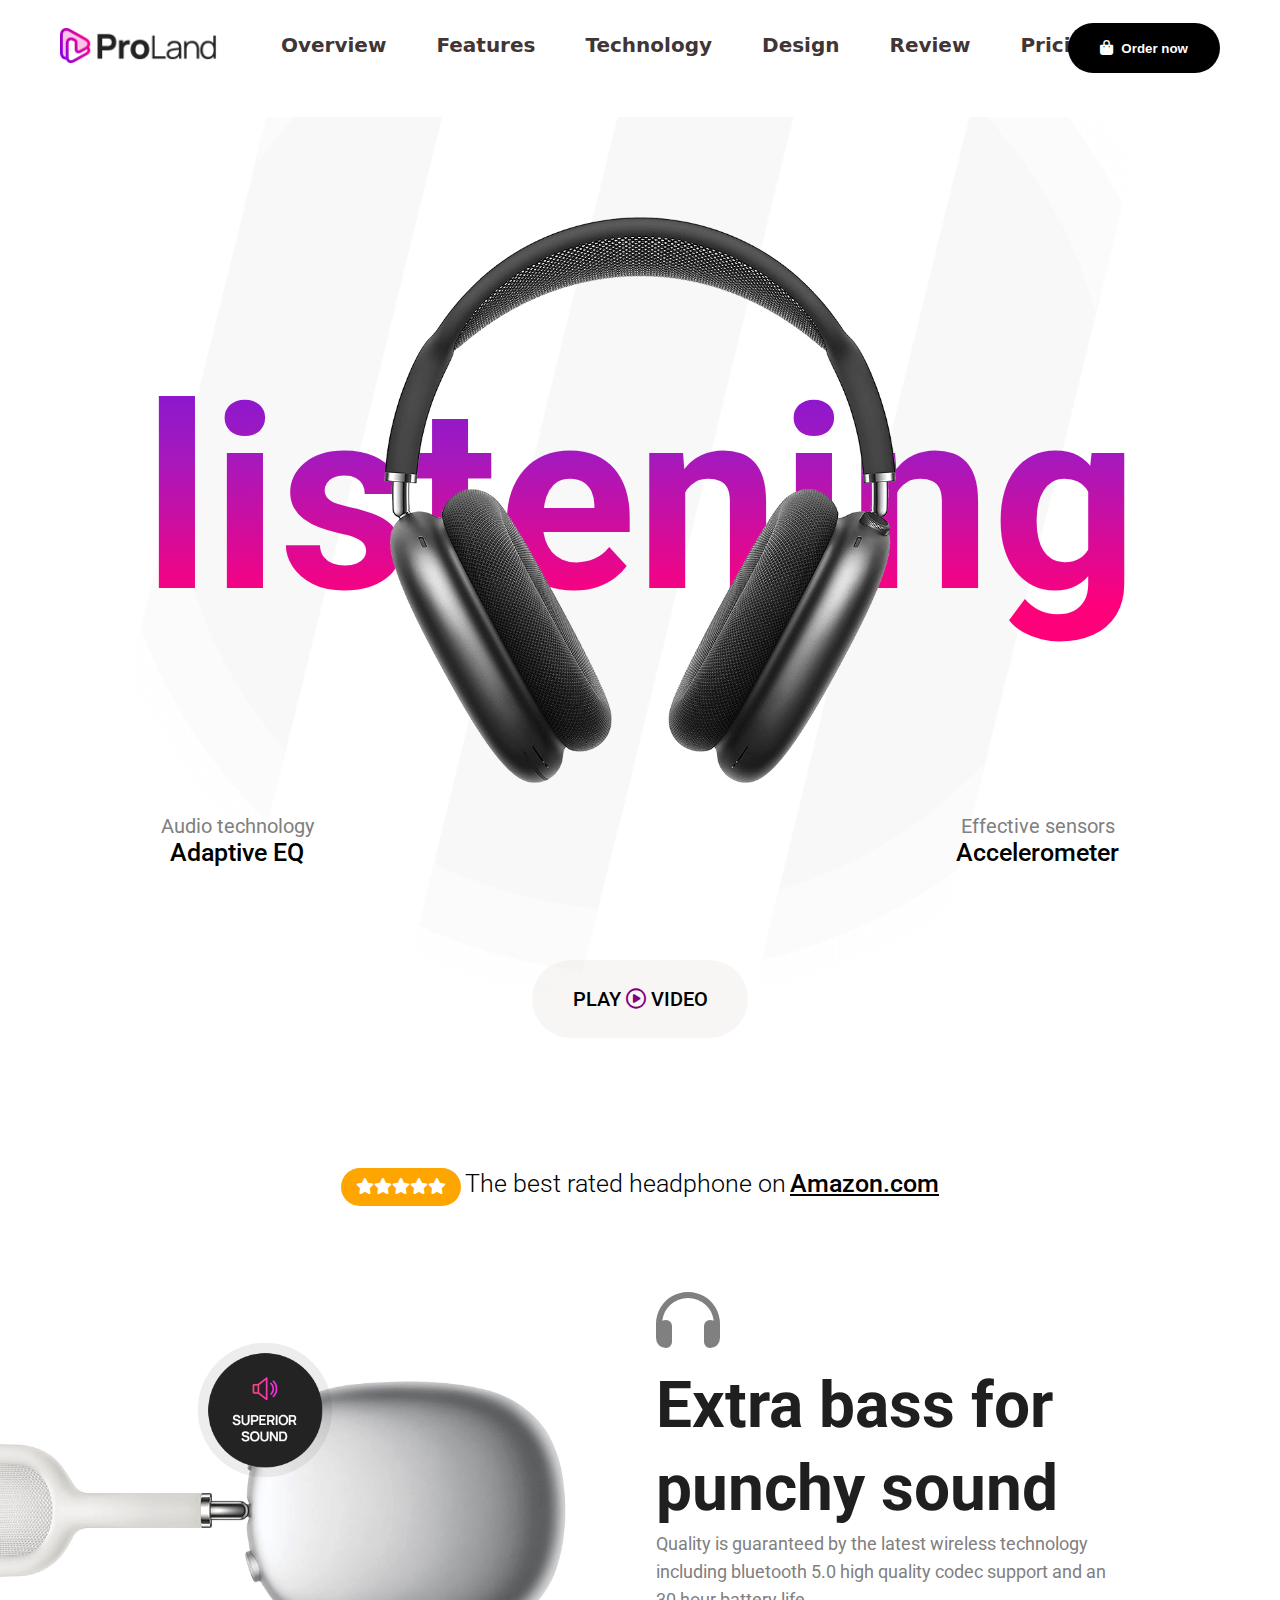
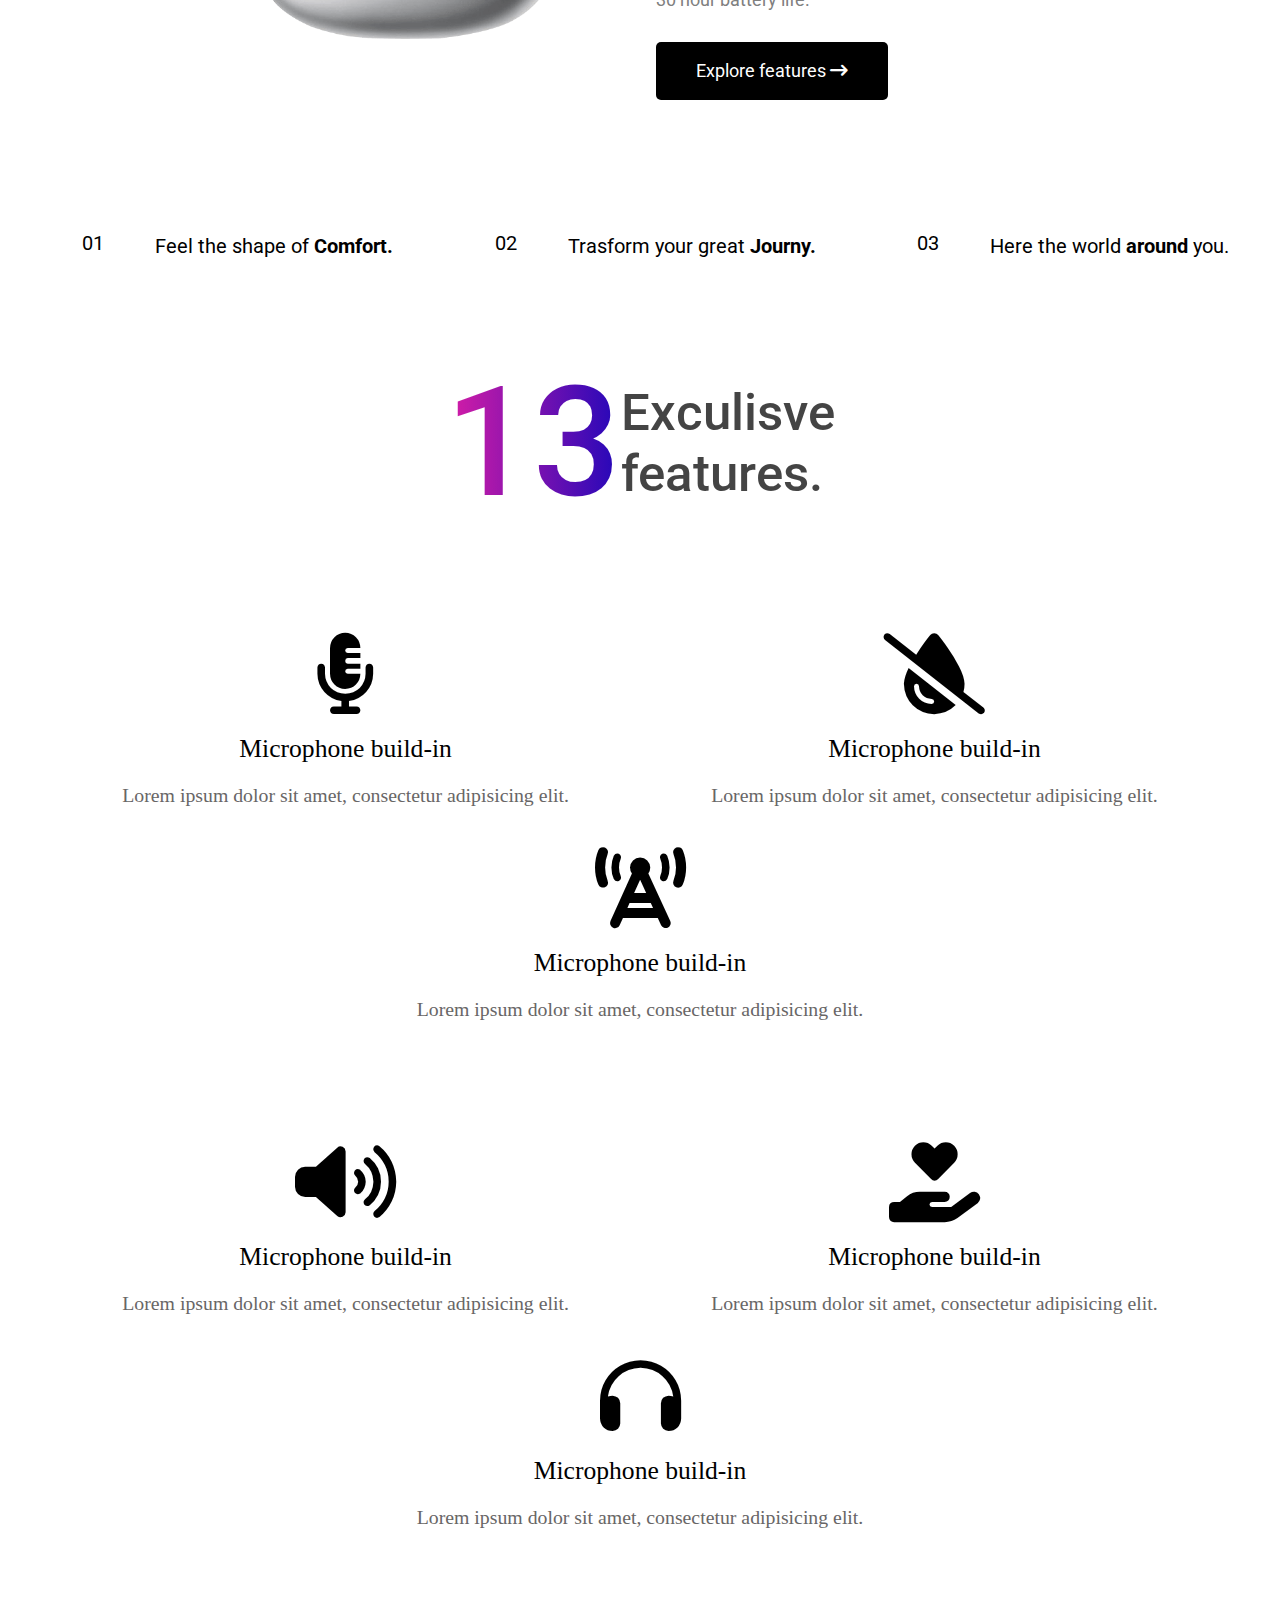
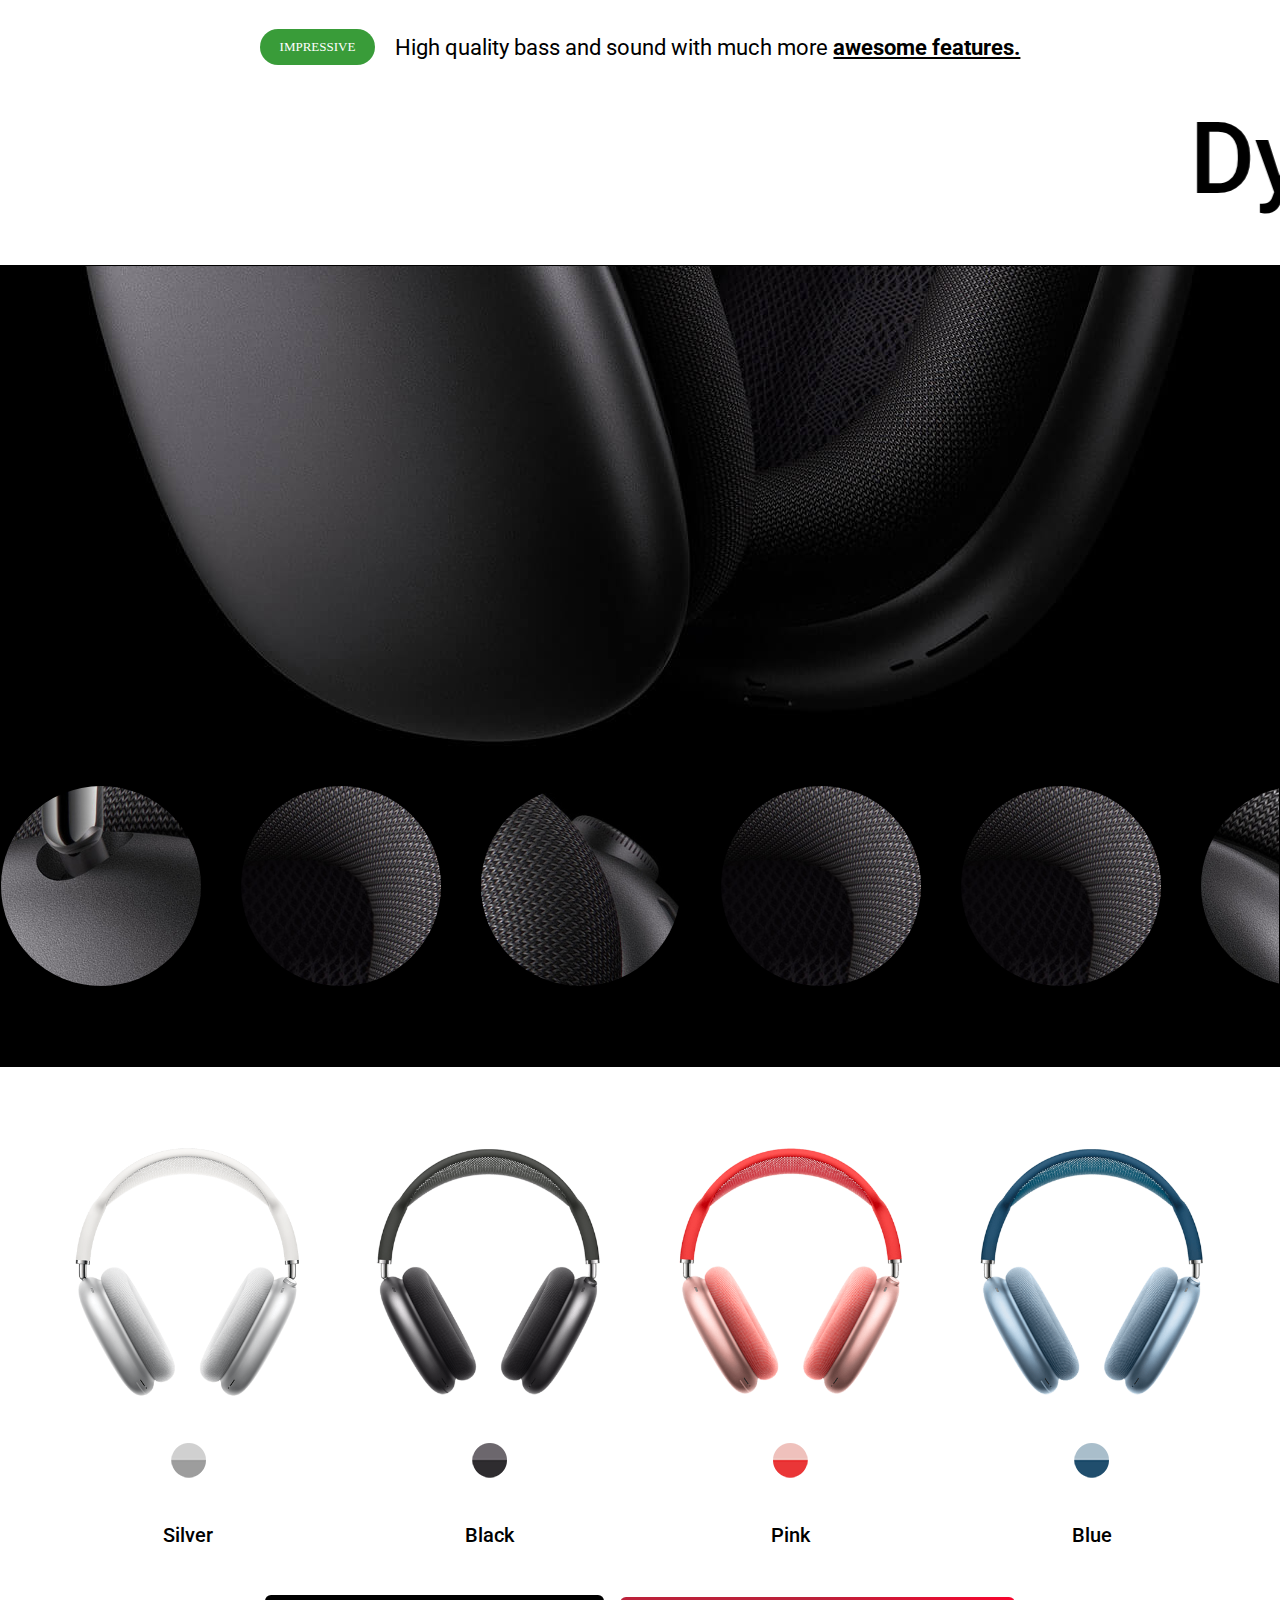
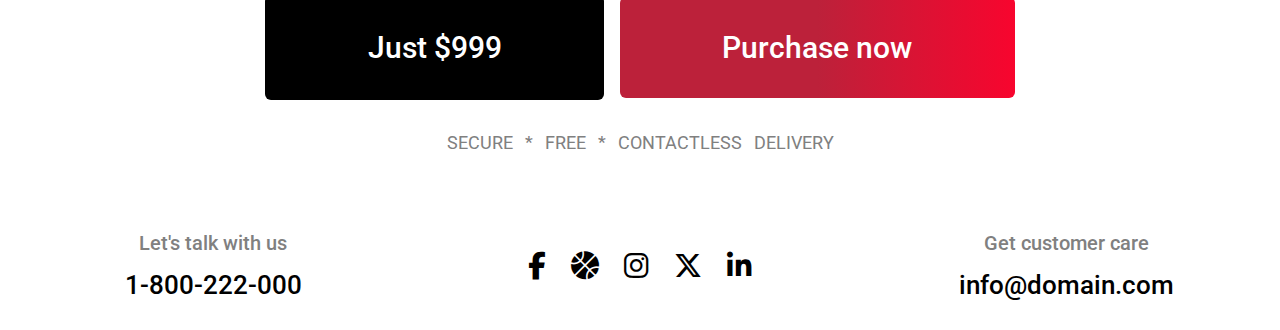
<file: index.html>
<!DOCTYPE html>
<html lang="en">

<head>
    <meta charset="UTF-8">
    <meta name="viewport" content="width=device-width, initial-scale=1.0">
    <title>Crafto - The Multipurpose HTML</title>
    <link rel="stylesheet" href="style.css">
    <link rel="stylesheet" href="https://cdnjs.cloudflare.com/ajax/libs/font-awesome/6.7.2/css/all.min.css"
        integrity="sha512-Evv84Mr4kqVGRNSgIGL/F/aIDqQb7xQ2vcrdIwxfjThSH8CSR7PBEakCr51Ck+w+/U6swU2Im1vVX0SVk9ABhg=="
        crossorigin="anonymous" referrerpolicy="no-referrer" />

</head>

<body>

    <div class="navbar">
        <div class="n1">
            <img src="h1.webp" height="35px">
        </div>
        <div class="n2">
            <a href="#rating">Overview</a>
            <a href="#Features">Features</a>
            <a href="#">Technology</a>
            <a href="#Design">Design</a>
            <a href="#">Review</a>
            <a href="#Pricing">Pricing</a>
        </div>
        <div class="n3">
            <button><i class="fa-sharp fa-solid fa-bag-shopping"></i> Order now</button>
            <div class="n31"><i class="fa-solid fa-bars "></i></div>
        </div>
    </div>


    <div class="con1">
        <div class="m1">
            <p>listening</p>
        </div>
        <div class="m2"></div>
        <img src="headphone.png" alt="headphone" height="100px">
    </div>

    <div class="con2">
        <div class="p1">
            <p>Audio technology</p>
            <p>Adaptive EQ</p>
        </div>
        <div class="p2"></div>
        <div class="p3">
            <p>Effective sensors</p>
            <p>Accelerometer</p>
        </div>
    </div>

    <div class="con21" id="rating">
        <div class="p2">
            <button>PLAY <i class="fa-regular fa-circle-play"></i> VIDEO</button>
        </div>
    </div>


    <div class="con3">
        <p class="star"> <i class="fa-solid fa-star"></i><i class="fa-solid fa-star"></i><i
                class="fa-solid fa-star"></i><i class="fa-solid fa-star"></i><i class="fa-solid fa-star"></i>
        </p>
        <p class="c1">The best rated headphone on </p>
        <p class="amz"><u>Amazon.com</u></p>

    </div>

    <div class="con4">
        <div class="c1">
            <img src="halfheadphone.webp" alt="halfheadphone" height="450px">
        </div>

        <div class="c2">
            <p class="icon"><i class="fa-solid fa-headphones"></i></p>
            <p class="h1">Extra bass for</p>
            <p class="h2">punchy sound</p>
            <p class="n1">Quality is guaranteed by the latest wireless technology</p>
            <p class="n2">including bluetooth 5.0 high quality codec support and an </p>
            <p class="n3">30 hour battery life.</p>
            <button>Explore features <i class="fa-solid fa-arrow-right-long" class="back"></i></button>
        </div>
    </div>

    <div class="con5">
        <div class="c1 autoShow">
            <p class="num">01</p>
            <p>Feel the shape of <b>Comfort.</b></p>
        </div>
        <div class="c2 autoShow">
            <p class="num">02</p>
            <p>Trasform your great <b>Journy.</b></p>
        </div>
        <div class="c3 autoShow">
            <p class="num">03</p>
            <p>Here the world <b>around</b> you.</p>
        </div>
    </div>

    <div class="con11 autoShow" id="Features">
        <div class="c11">
            <p>13</p>
        </div>
        <div class="c12">
            <p>Exculisve</p>
            <p>features.</p>
        </div>
    </div>

    <div class="con13">
        <div class="c31 autoShow">
            <i class="fa-solid fa-microphone-lines"></i>
            <p>Microphone build-in</p>
            <p>Lorem ipsum dolor sit amet, consectetur adipisicing elit.</p>
        </div>
        <div class="c32 autoShow">
            <i class="fa-solid fa-droplet-slash"></i>
            <p>Microphone build-in</p>
            <p>Lorem ipsum dolor sit amet, consectetur adipisicing elit.</p>
        </div>
        <div class="c33 autoShow">
            <i class="fa-solid fa-tower-cell"></i>
            <p>Microphone build-in</p>
            <p>Lorem ipsum dolor sit amet, consectetur adipisicing elit.</p>
        </div>
    </div>

    <div class="con14">
        <div class="c41 autoShow">
            <i class="fa-solid fa-volume-high"></i>
            <p>Microphone build-in</p>
            <p>Lorem ipsum dolor sit amet, consectetur adipisicing elit.</p>
        </div>
        <div class="c42 autoShow">
            <i class="fa-solid fa-hand-holding-heart"></i>
            <p>Microphone build-in</p>
            <p>Lorem ipsum dolor sit amet, consectetur adipisicing elit.</p>
        </div>
        <div class="c43 autoShow">
            <i class="fa-solid fa-headphones"></i>
            <p>Microphone build-in</p>
            <p>Lorem ipsum dolor sit amet, consectetur adipisicing elit.</p>
        </div>
    </div>

    <div class="con6">
        <p class="c1">IMPRESSIVE</p>
        <p class="c2">High quality bass and sound with much more <b><u>awesome features.</u></b></p>
    </div>

    <div class="con7" id="Design">
        <marquee scrollamount="10px">
            <p>
                Dynamic designed.
            </p>
            <p class="o1">
                Naturally interact.
            </p>
            <p>
                Hypothetic listening.
            </p>
        </marquee>

    </div>

    <div class="con15">
        <img src="back31.jpg" alt="">
        <img src="back32.jpg" alt="">
        <img src="back33.jpg" alt="">
        <img src="back34.jpg" alt="">
        <img src="back35.jpg" alt="">
        <img src="back36.jpg" alt="">
        <img src="back32.jpg" alt="">
        <img src="back33.jpg" alt="">
        <img src="back31.jpg" alt="">

    </div>

    <div class="con8" id="Pricing">
        <div class="i1 autoShow">
            <img src="h1.png" alt="" height="250px">
            <img src="c1.webp" alt="">
            <p>Silver</p>
        </div>
        <div class="i2 autoShow">
            <img src="head2.png" alt="" height="250px">
            <img src="c2.webp" alt="">
            <p>Black</p>
        </div>
        <div class="i3 autoShow">
            <img src="head3.png" alt="" height="250px">
            <img src="c3.webp" alt="">
            <p>Pink</p>
        </div>
        <div class="i4 autoShow">
            <img src="head4.webp" alt="" height="250px">
            <img src="c4.webp" alt="">
            <p>Blue</p>
        </div>

    </div>

    <div class="con9">
        <div class="a1">
            <p>Just $999</p>
            <button>Purchase now</button>
        </div>
        <div class="a2">
            <P>SECURE * FREE * CONTACTLESS DELIVERY</P>
        </div>
    </div>

    <div class="con10">
        <div class="z1">
            <p>Let's talk with us</p>
            <p class="l1">1-800-222-000</p>
        </div>

        <div class="z2">
            <a href="https://www.facebook.com/" class="fb"><i class="fa-brands fa-facebook-f"></i></a>
            <a href="https://www.behance.net/" class="ball"><i class="fa-solid fa-basketball"></i></a>
            <a href="https://www.instagram.com/accounts/login/?hl=en" class="insta"><i
                    class="fa-brands fa-instagram"></i></a>
            <a href="https://x.com/i/flow/login" class="X"><i class="fa-brands fa-x-twitter"></i></a>
            <a href="https://in.linkedin.com/" class="in"><i class="fa-brands fa-linkedin-in"></i></a>
        </div>

        <div class="z3">
            <p>Get customer care</p>
            <p class="l1">info@domain.com</p>
        </div>
    </div>
</body>

</html>
</file>
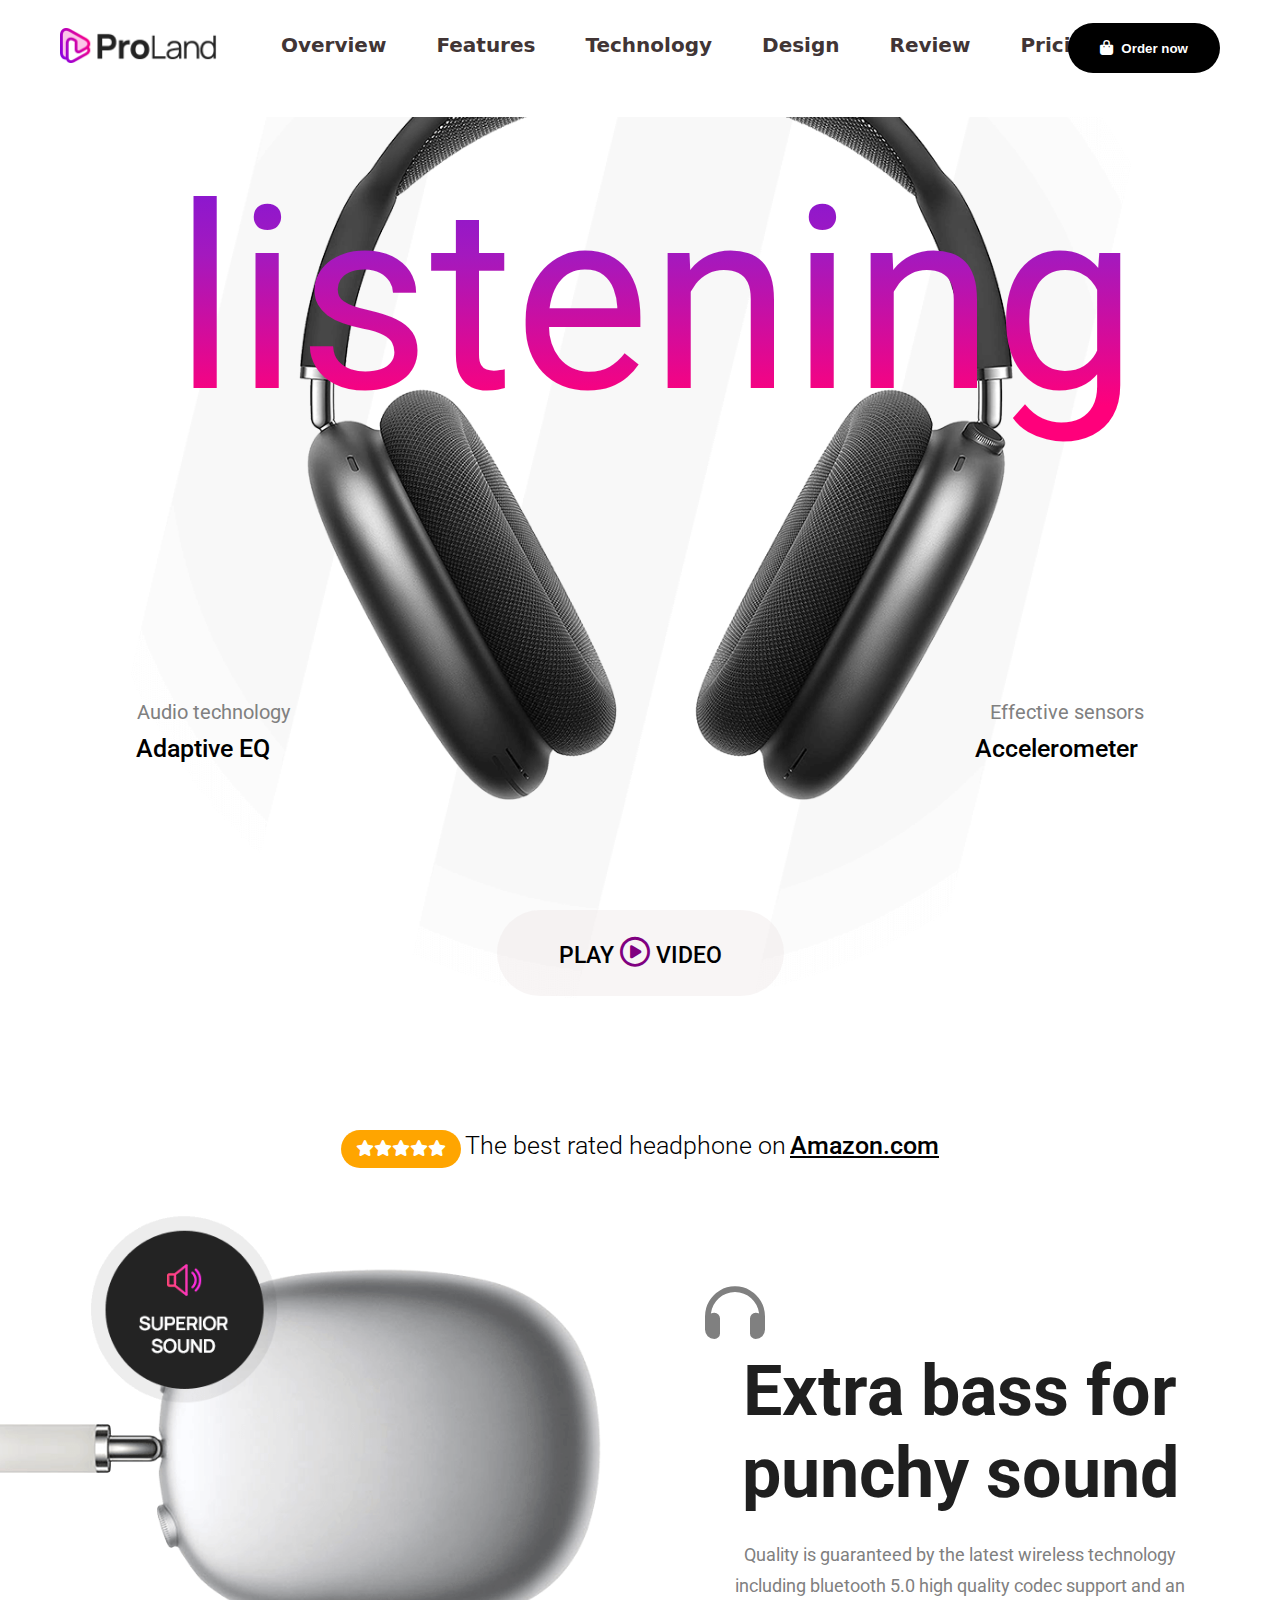
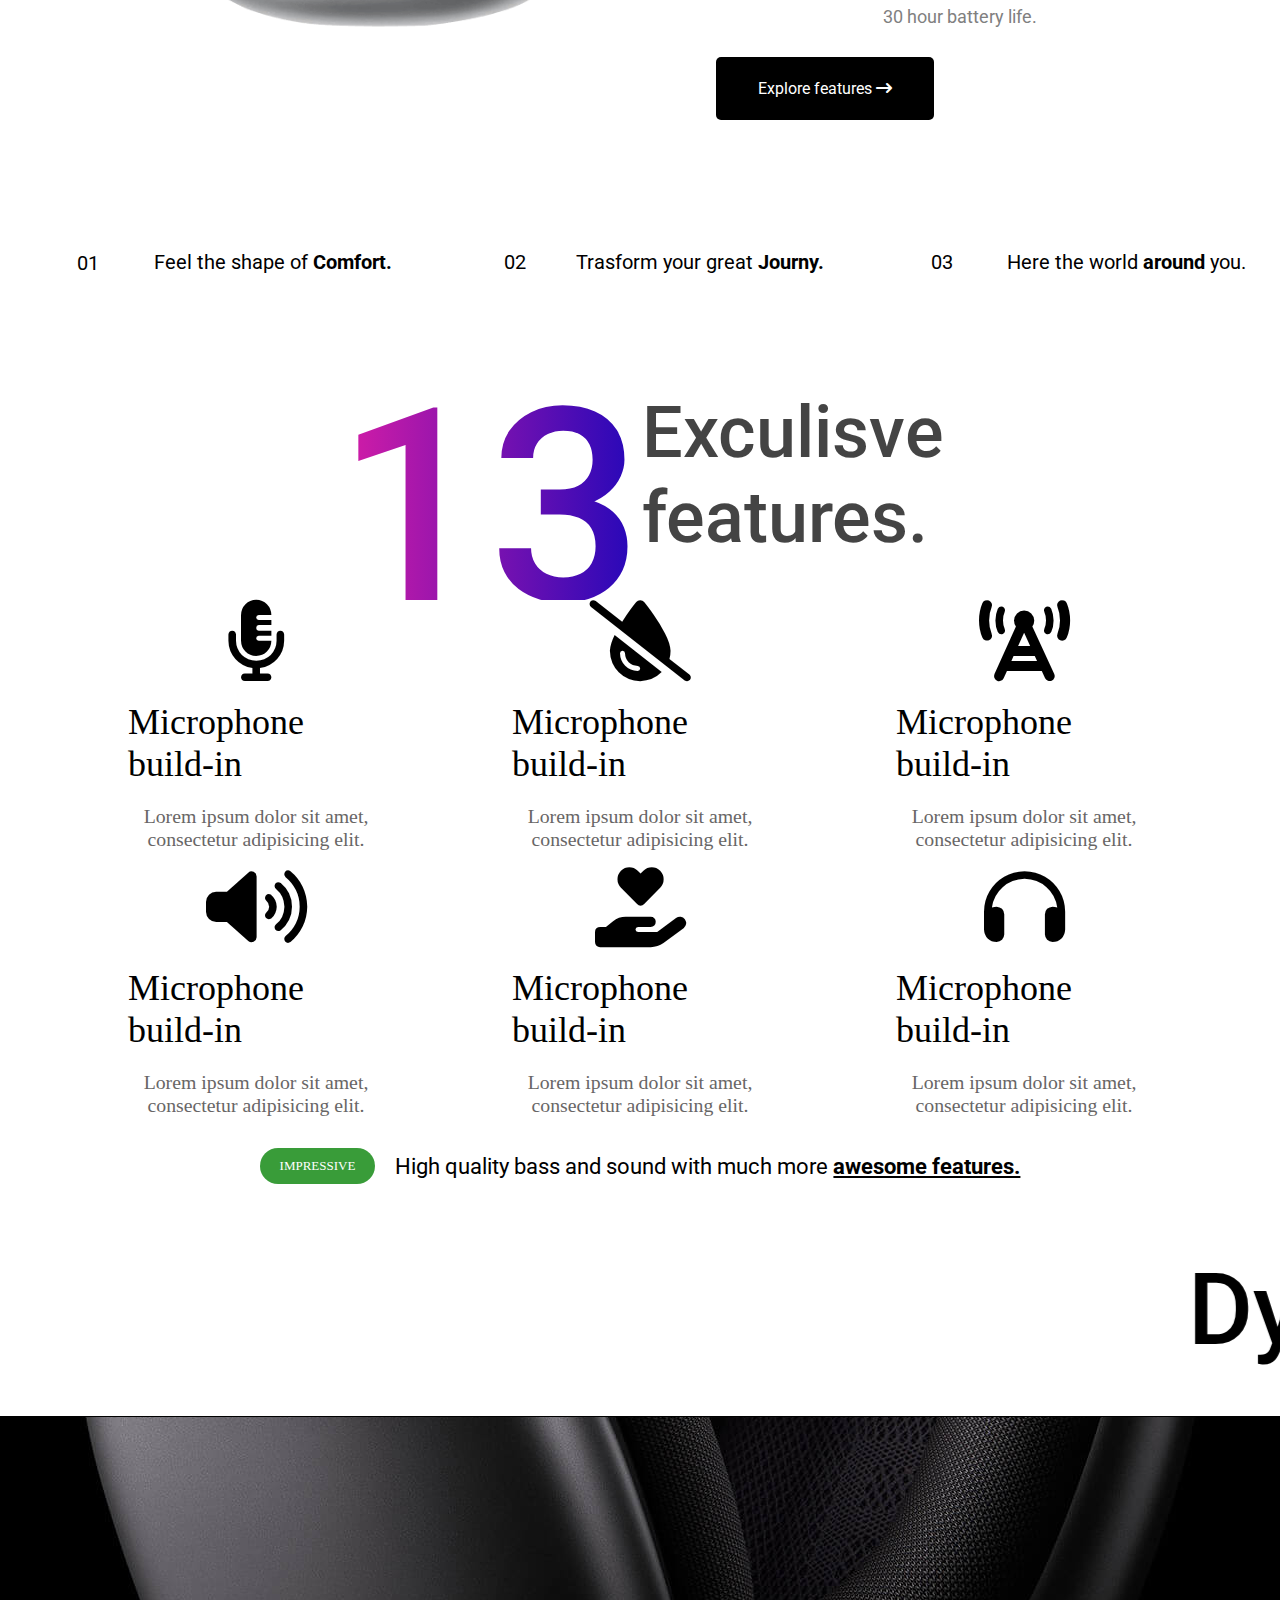
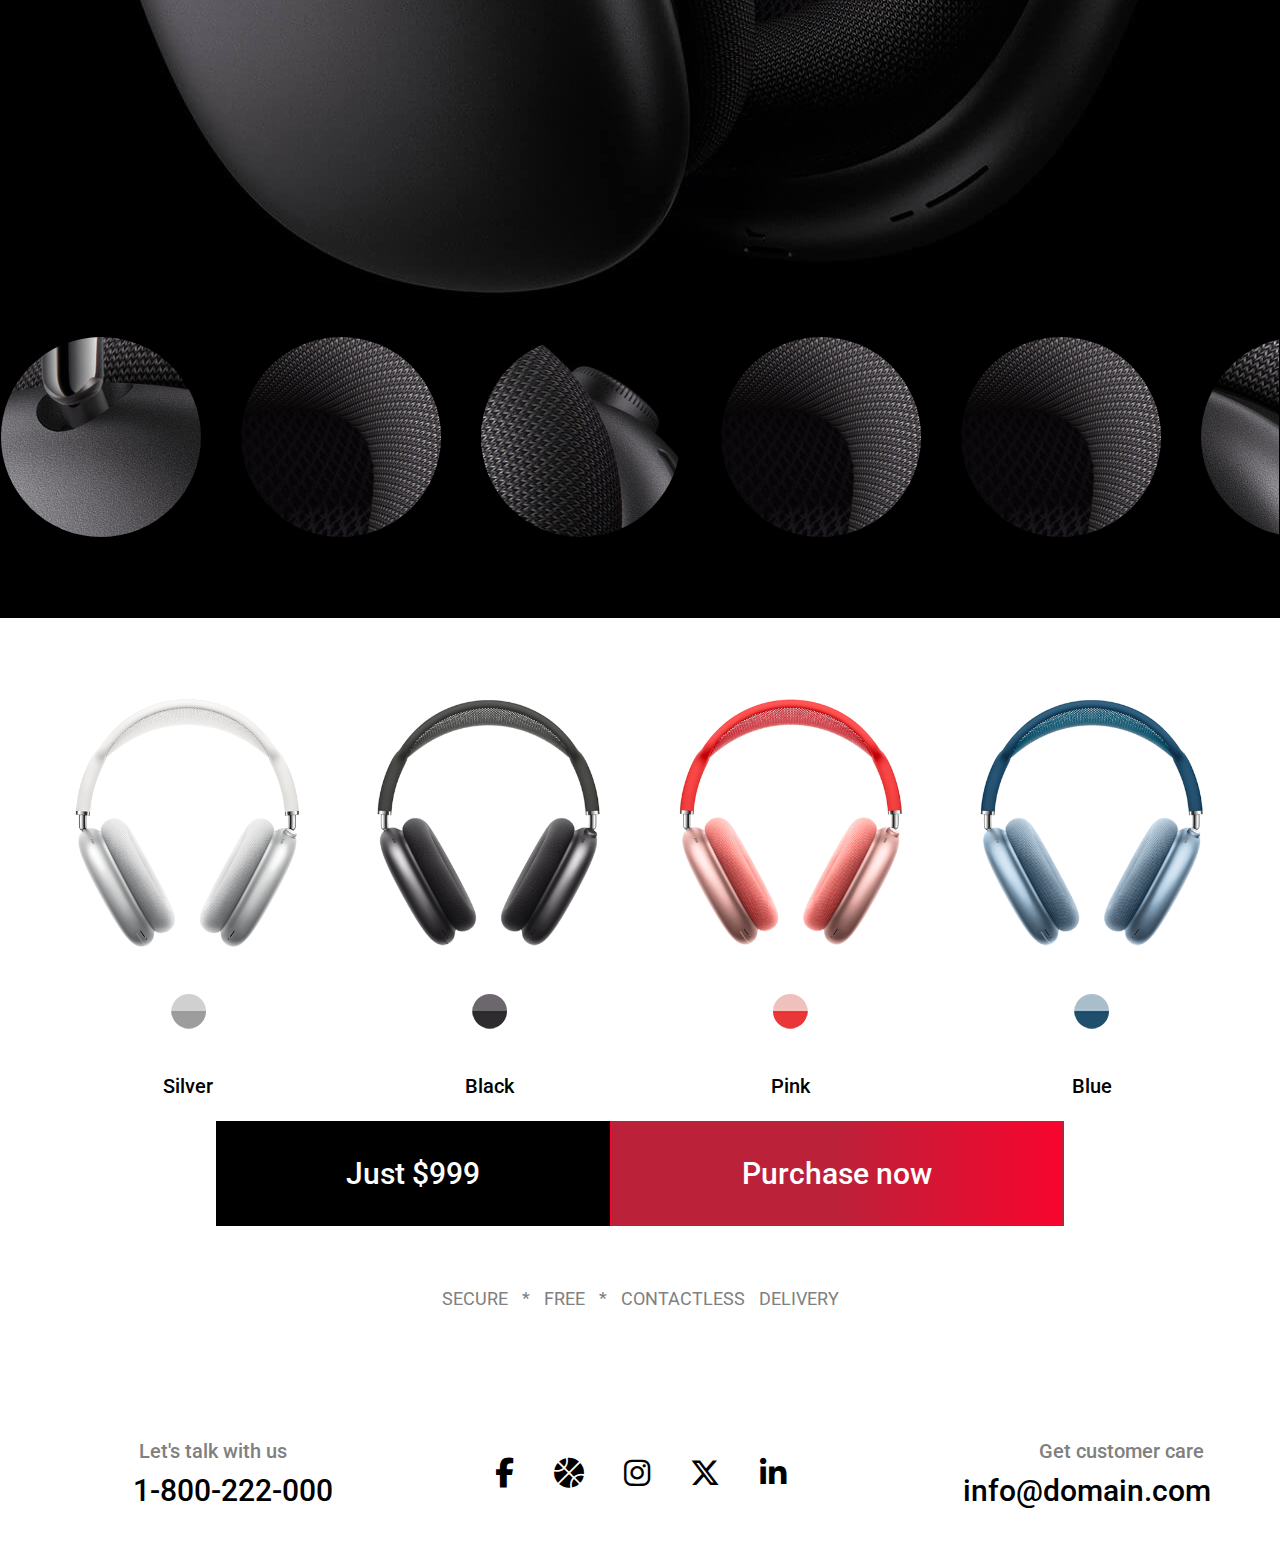
<file: project.html>
<!DOCTYPE html>
<html lang="en">

<head>
    <meta charset="UTF-8">
    <meta name="viewport" content="width=device-width, initial-scale=1.0">
    <title>Crafto - The Multipurpose HTML</title>
    <link rel="stylesheet" href="style1.css">
    <link rel="stylesheet" href="https://cdnjs.cloudflare.com/ajax/libs/font-awesome/6.7.2/css/all.min.css"
        integrity="sha512-Evv84Mr4kqVGRNSgIGL/F/aIDqQb7xQ2vcrdIwxfjThSH8CSR7PBEakCr51Ck+w+/U6swU2Im1vVX0SVk9ABhg=="
        crossorigin="anonymous" referrerpolicy="no-referrer" />

</head>

<body>

    <div class="navbar">
        <div class="n1">
            <img src="h1.webp" height="35px">
        </div>
        <div class="n2">
            <a href="#">Overview</a>
            <a href="#Features">Features</a>
            <a href="#">Technology</a>
            <a href="#Design">Design</a>
            <a href="#">Review</a>
            <a href="#">Pricing</a>
        </div>
        <div class="n3">
            <button><i class="fa-sharp fa-solid fa-bag-shopping"></i> Order now</button>
            <div class="n31"><i class="fa-solid fa-bars"></i></div>
        </div>
    </div>


    <div class="con1">
        <div class="m1">
            <p>listening</p>
        </div>
        <div class="m2"></div>
        <img src="headphone.png" alt="headphone" height="100px">
    </div>

    <div class="con2">
        <div class="p1">
            <p>Audio technology</p>
            <p>Adaptive EQ</p>
        </div>
        <div class="p2">
            <button>PLAY <i class="fa-regular fa-circle-play"></i> VIDEO</button>
        </div>
        <div class="p3">
            <p>Effective sensors</p>
            <p>Accelerometer</p>
        </div>
    </div>

    <div class="back2">
        <div class="con3">
            <p class="star"> <i class="fa-solid fa-star"></i><i class="fa-solid fa-star"></i><i
                    class="fa-solid fa-star"></i><i class="fa-solid fa-star"></i><i class="fa-solid fa-star"></i>
            </p>
            <p class="c1">The best rated headphone on </p>
            <p class="amz"><u>Amazon.com</u></p>

        </div>

        <div class="con4">
            <div class="c1">
                <img src="halfheadphone.webp" alt="halfheadphone" height="450px">
            </div>

            <div class="c2">
                <p class="icon"><i class="fa-solid fa-headphones"></i></p>
                <p class="h1">Extra bass for</p>
                <p class="h2">punchy sound</p>
                <p class="n1">Quality is guaranteed by the latest wireless technology</p>
                <p class="n2">including bluetooth 5.0 high quality codec support and an </p>
                <p class="n3">30 hour battery life.</p>
                <button>Explore features <i class="fa-solid fa-arrow-right-long" class="back"></i></button>
            </div>

        </div>
        <div class="con5">
            <div class="c1">
                <p class="num">01</p>
                <p>Feel the shape of <b>Comfort.</b></p>
            </div>
            <div class="c2">
                <p class="num">02</p>
                <p>Trasform your great <b>Journy.</b></p>
            </div>
            <div class="c3">
                <p class="num">03</p>
                <p>Here the world <b>around</b> you.</p>
            </div>
        </div>

        <div class="con11" id="Features">
            <div class="c11">
                <p>13</p>
            </div>
            <div class="c12">
                <p>Exculisve</p>
                <p>features.</p>
            </div>
        </div>

        <div class="con13">
            <div class="c31">
                <i class="fa-solid fa-microphone-lines"></i>
                <p>Microphone build-in</p>
                <p>Lorem ipsum dolor sit amet, consectetur adipisicing elit.</p>
            </div>
            <div class="c32">
                <i class="fa-solid fa-droplet-slash"></i>
                <p>Microphone build-in</p>
                <p>Lorem ipsum dolor sit amet, consectetur adipisicing elit.</p>
            </div>
            <div class="c33">
                <i class="fa-solid fa-tower-cell"></i>
                <p>Microphone build-in</p>
                <p>Lorem ipsum dolor sit amet, consectetur adipisicing elit.</p>
            </div>
        </div>

        <div class="con14">
            <div class="c41">
                <i class="fa-solid fa-volume-high"></i>
                <p>Microphone build-in</p>
                <p>Lorem ipsum dolor sit amet, consectetur adipisicing elit.</p>
            </div>
            <div class="c42">
                <i class="fa-solid fa-hand-holding-heart"></i>
                <p>Microphone build-in</p>
                <p>Lorem ipsum dolor sit amet, consectetur adipisicing elit.</p>
            </div>
            <div class="c43">
                <i class="fa-solid fa-headphones"></i>
                <p>Microphone build-in</p>
                <p>Lorem ipsum dolor sit amet, consectetur adipisicing elit.</p>
            </div>
        </div>

        <div class="con6">
            <p class="c1">IMPRESSIVE</p>
            <p class="c2">High quality bass and sound with much more <b><u>awesome features.</u></b></p>
        </div>

        <div class="con7">
            <marquee scrollamount="10px">
                <p>
                    Dynamic designed.
                </p>
                <p class="o1">
                    Naturally interact.
                </p>
                <p>
                    Hypothetic listening.
                </p>
            </marquee>

        </div>

        <div class="con15">
            <img src="back31.jpg" alt="">
            <img src="back32.jpg" alt="">
            <img src="back33.jpg" alt="">
            <img src="back34.jpg" alt="">
            <img src="back35.jpg" alt="">
            <img src="back36.jpg" alt="">
            <img src="back32.jpg" alt="">
            <img src="back33.jpg" alt="">
            <img src="back31.jpg" alt="">

        </div>

        <div class="con8" , id="Design">
            <div class="i1">
                <img src="h1.png" alt="" height="250px">
                <img src="c1.webp" alt="">
                <p>Silver</p>
            </div>
            <div class="i2">
                <img src="head2.png" alt="" height="250px">
                <img src="c2.webp" alt="">
                <p>Black</p>
            </div>
            <div class="i3">
                <img src="head3.png" alt="" height="250px">
                <img src="c3.webp" alt="">
                <p>Pink</p>
            </div>
            <div class="i4">
                <img src="head4.webp" alt="" height="250px">
                <img src="c4.webp" alt="">
                <p>Blue</p>
            </div>

        </div>

        <div class="con9">
            <div class="a1">
                <p>Just $999</p>
                <button>Purchase now</button>
            </div>
            <div class="a2">
                <P>SECURE * FREE * CONTACTLESS DELIVERY</P>
            </div>
        </div>

        <div class="con10">
            <div class="z1">
                <p>Let's talk with us</p>
                <p class="l1">1-800-222-000</p>
            </div>
            <div class="z2">
                <a src="https://www.facebook.com/" class="fb"><i class="fa-brands fa-facebook-f"></i></a>
                <a src="https://fa-facebook-f" class="ball"><i class="fa-solid fa-basketball"></i></a>
                <a src="https://www.instagram.com/accounts/login/?hl=en" class="insta"><i
                        class="fa-brands fa-instagram"></i></a>
                <a src="https://x.com/i/flow/login" class="X"><i class="fa-brands fa-x-twitter"></i></a>
                <a src="https://in.linkedin.com/" class="in"><i class="fa-brands fa-linkedin-in"></i></a>
            </div>
            <div class="z3">
                <p>Get customer care</p>
                <p class="l1">info@domain.com</p>
            </div>
        </div>
    </div>
</body>

</html>
</file>
<file: style.css>
@import url('https://fonts.googleapis.com/css2?family=Roboto:ital,wght@0,100..900;1,100..900&display=swap');

* {
    margin: 0px;
    padding: 0px;
}

body {
    background-image: url(Backroung.webp);
    background-size: cover;
    background-position: center;
    background-size: cover;
    background-attachment: fixed;
    background-repeat: repeat-x;
}

/*Nav Bar*/

.navbar {
    height: 13vh;
    width: 100%;
    display: flex;
    position: fixed;
    top: 0;
    z-index: 999;
    background-color: white;
}

.navbar div {
    height: 10vh;
    width: 35%;
    display: flex;
    align-items: center;
    justify-content: space-evenly;
}

.navbar .n1 {
    justify-content: flex-start;
    margin-left: 60px;
}

.navbar .n2 {
    justify-content: space-evenly;
    width: 60%;
    transition: 1s;

    a {
        padding: 0px 25px;
        text-decoration: none;
        color: rgb(65, 53, 53);
        font-weight: 600;
        font-size: 20px;
        transition: 1s;
        font-family: system-ui, -apple-system, BlinkMacSystemFont, 'Segoe UI', Roboto, Oxygen, Ubuntu, Cantarell, 'Open Sans', 'Helvetica Neue', sans-serif
    }
}

.navbar .n3 {
    justify-content: flex-end;
    margin-right: 60px;


    button {
        margin-top: 5px;
        padding: 15px 30px;
        color: white;
        background-color: black;
        border-radius: 40px;
        font-weight: 600;
        border-color: transparent;
        position: relative;
        cursor: pointer;
        z-index: 1;
        overflow: hidden;

        i {
            font-size: 15px;
            margin-right: 5px;
        }


    }

    button::before {
        content: 'Order now';
        margin: 1px 11px;
        position: absolute;
        color: red;
        text-align: center;
        height: 0%;
        width: 100%;
        bottom: 0;
        left: 0;
        z-index: -1;
        transition: 1s;

    }

    button:hover {
        transition: 1s;
        background-color: skyblue;


        i {
            color: black;
            transition: 1s;
        }
    }

    button:hover::before {
        z-index: 2;
        height: 65%;
    }
}

.navbar .n3 .n31 {
    display: inline-block;
    display: none;
    margin-right: 0px;
}

@media(max-width: 1184px) {
    .navbar {
        .n2 a {
            font-size: 18px;
            padding: 0px 15px;
        }

        .n3 {
            margin-right: 50px;
        }
    }

}

@media(max-width: 1008px) {
    .navbar {

        height: 60px;
        margin-top: 20px;

        .n1 {
            width: 50%;
        }

        .n2 {
            display: none;
        }

        .n3 {
            width: 50%;

            .n31 {
                display: block;
                margin-top: 108px;
                font-size: 20px;
                text-align: center;
            }
        }
    }
}

@media (max-width: 768px) {
    .navbar {
        height: 60px;
        margin-top: 20px;

        .n3 {

            .n31 {
                margin-top: 35px;
            }
        }
    }

    .navbar div {
        height: 60px;
    }
}

@media (width<=650px) {
    .navbar {
        .n3 {
            button {
                display: none;
            }
        }
    }
}

@media(max-width: 575px) {
    .navbar {

        .n1 {
            width: 100%;
            margin-left: 0px;
            display: flex;
            justify-content: center;
        }

        .n3 {
            display: none;

        }

    }
}

/*Main COntent*/
.con1 {
    margin-top: 100px;
    position: relative;
    display: flex;
    justify-content: center;
    align-items: center;
    height: 800px;
    width: 100%;
    overflow: hidden;
    padding: 0;
}

.con1 .m1 {
    position: absolute;
    top: 50%;
    left: 50%;
    transform: translate(-50%, -50%);
    text-align: center;
    font-size: 20vw;
    background: linear-gradient(0deg, rgb(255, 0, 123) 15%, rgb(164, 25, 190) 65%, rgb(123, 22, 218) 100%);
    -webkit-background-clip: text;
    background-clip: text;
    color: transparent;
    font-family: "Roboto", sans-serif;
    font-weight: 700;
    z-index: 2;
}

.con1 img {
    width: 40%;
    height: auto;
    animation: headphone 5s ease-in-out infinite;
    object-fit: contain;
    z-index: 2;
}

@keyframes headphone {
    0% {
        transform: translateX(40px);
    }

    30% {
        transform: translateY(-40px);
    }

    50% {
        transform: translateX(-40px);
    }

    70% {
        transform: translateY(40px);
    }

    100% {
        transform: translateX(40px);
    }
}

@media (max-width: 992px) {
    .con1 {
        height: 700px;
    }

    .con1 .m1 {
        font-size: 18vw;
    }

    .con1 img {
        width: 55%;
    }
}

/* Medium Screens - up to 880px */
@media (max-width: 880px) {
    .con1 {
        height: 600px;
    }

    .con1 .m1 {
        font-size: 19vw;
    }

    .con1 img {
        width: 55%;
    }
}

/* Tablets - up to 768px */
@media (max-width: 768px) {
    .con1 {
        height: 400px;
    }

    .con1 .m1 {
        font-size: 20vw;
    }

    .con1 img {
        width: 60%;
    }
}

/* Mobile - up to 414px */
@media (max-width: 414px) {
    .con1 {
        height: 420px;
    }

    .con1 .m1 {
        font-size: 22vw;
    }

    .con1 img {
        width: 85%;
    }
}

/* Very Small Devices - up to 310px */
@media (max-width: 310px) {
    .con1 {
        height: 330px;
    }

    .con1 .m1 {
        font-size: 25vw;
    }

    .con1 img {
        width: 100%;
    }
}


.con2 {
    height: 80px;
    width: 100%;
    /*border: 1px solid;*/
    display: flex;
    align-items: center;
    justify-content: space-around;
    font-family: "Roboto", sans-serif;
    font-size: 20px;
    margin-top: -100px;
    flex-wrap: wrap;
}

.con2 div {
    display: flex;
    flex-direction: column;
    /*border: 1px solid;*/
    text-align: center;
    justify-content: space-evenly;
}

.con2 .p1 {
    :first-child {
        font-size: 20px;
        color: grey;
    }

    :last-child {
        font-size: 25px;
        font-weight: 500;
    }
}

.con2 .p3 {
    :first-child {
        font-size: 20px;
        color: grey;
    }

    :last-child {
        font-size: 25px;
        font-weight: 500;
    }
}

.con21 .p2 {
    display: flex;
    align-items: center;
    justify-content: center;

    button {
        margin-top: 80px;
        padding-top: clamp(15px, 2vw, 25px);
        padding-bottom: clamp(15px, 2vw, 25px);
        padding-left: clamp(20px, 3vw, 50px);
        padding-right: clamp(20px, 3vw, 50px);
        background-color: rgba(237, 229, 229, 0.37);
        border-color: transparent;
        font-size: clamp(12px, 2vw, 20px);
        font-family: "Roboto", sans-serif;
        font-weight: 500;
        border-radius: 50px;

        i {
            font-size: clamp(12px, 2vw, 20px);
            color: purple;

        }
    }

    button:hover {
        color: white;
        background-color: black;

    }

}

.con3 {
    height: auto;
    width: 100%;
    /*border: 1px solid;*/
    text-align: center;
    margin-top: 100px;

    p {
        margin-top: 30px;
    }

    .star {
        display: inline-block;
        background-color: orange;
        padding: 10px 15px;
        border-radius: 30px;

        i {
            color: white;
        }

    }

    .c1 {
        display: inline-block;
        font-size: 25px;
        font-family: "Roboto", sans-serif;
        font-weight: 300;
        position: relative;
    }

    .amz {
        display: inline-block;
        font-weight: 500;
        font-size: 25px;
        font-family: "Roboto", sans-serif;
    }

}

.con4 {
    margin-top: 80px;
    display: flex;
    align-items: center;
    justify-content: center;
    flex-wrap: wrap;
    width: 100%;
    text-align: center;
    gap: 2rem;
}

/* Image container */
.con4 .c1 {
    flex: 1 1 400px;
    display: flex;
    justify-content: center;
}

.con4 .c1 img {
    width: 100%;
    margin-left: -100px;
    height: auto;
    object-fit: contain;
}

/* Content container */
.con4 .c2 {
    flex: 1 1 400px;
    display: flex;
    flex-direction: column;
    align-items: flex-start;
    justify-content: center;
    gap: 0.5rem;
}

.con4 .c2 .icon {
    font-size: clamp(2rem, 5vw, 4rem);
    color: grey;
}

.con4 .c2 .h1,
.con4 .c2 .h2 {
    font-family: "Roboto", sans-serif;
    font-weight: 700;
    color: rgba(0, 0, 0, 0.88);
    font-size: clamp(1.5rem, 5vw, 4rem);
    margin: 0;
}

.con4 .c2 .n1,
.con4 .c2 .n2,
.con4 .c2 .n3 {
    font-family: "Roboto", sans-serif;
    color: grey;
    text-align: left;
    font-size: clamp(0.9rem, 2.2vw, 1.1rem);
    margin: 0;
}

.con4 .c2 button {
    padding: clamp(0.8rem, 2vw, 1.2rem) clamp(1.5rem, 4vw, 2.5rem);
    font-family: "Roboto", sans-serif;
    font-size: clamp(0.9rem, 2vw, 1.1rem);
    color: white;
    background-color: black;
    border: none;
    border-radius: 5px;
    margin-top: 1.5rem;
    cursor: pointer;
    transition: 0.3s ease;
}

.con4 .c2 button:hover {
    background-color: #333;
}

/* Responsive layout */
@media (max-width: 900px) {
    .con4 {
        flex-direction: column;
        text-align: center;
    }

    .con4 .c2 {
        align-items: center;
    }

    .con4 .c2 .n1,
    .con4 .c2 .n2,
    .con4 .c2 .n3 {
        text-align: center;
    }
}

@media (width<=545px) {
    .con4 .c1 {
        flex: 1 1;
    }

    .con4 .c2 {
        flex: 1 1;
    }
}

@media (width<=400px) {
    .con4 .c1 {
        height: 0px;
        flex: 1 1;
    }

    .con4 .c2 {
        flex: 1 1;
    }
}

.con5 {
    margin-top: 100px;
    height: auto;
    width: 100%;
    /*border: 1px solid;*/
    display: flex;
    text-align: center;
    justify-content: space-evenly;
    flex-wrap: wrap;
    gap: 20px;
}

.con5 div {
    height: auto;
    max-width: 35%;
    /*border: 1px solid;*/
    display: flex;
    flex-wrap: wrap;
}

.con5 .c1,
.con5 .c2,
.con5 .c3 {
    display: flex;
    align-items: center;
    justify-content: center;
    gap: 20px;
    flex-wrap: wrap;

    .num {
        height: 30px;
        border: 1px solid;
        padding: 30px 30px;
        background-color: white;
        border-radius: 50%;
        border-color: transparent;
        transition: 0.5s;
    }

    p {
        font-size: 20px;
        font-family: "Roboto", sans-serif;
    }
}

.c1:hover,
.c2:hover,
.c3:hover {

    .num {
        background-color: black;
        color: white;
    }

    b {
        color: rgba(8, 0, 255, 0.918);
    }

}


.con11 {
    margin-top: 60px;
    height: auto;
    width: 100%;
    display: flex;
    justify-content: center;

    .c11 {
        font-size: clamp(5.5rem, 12vw, 12rem);
        font-weight: 500;
        font-family: "Roboto", sans-serif;
        background: linear-gradient(to right, rgb(216, 29, 166) 0%, rgb(34, 7, 185));
        color: transparent;
        background-clip: text;
    }

    .c12 {
        font-size: clamp(1.5rem, 4vw, 6rem);
        font-family: "Roboto", sans-serif;
        font-weight: 500;
        color: rgba(0, 0, 0, 0.732);
        align-self: center;
    }
}

.con13 {
    margin-top: 80px;
    height: auto;
    width: 100%;
    /*border: 1px solid;*/
    display: flex;
    align-items: center;
    justify-content: space-evenly;
    flex-wrap: wrap;
}

.con13 div {
    max-width: 35%;
    /*border: 1px solid;*/
    display: flex;
    flex-direction: column;
    align-items: center;
    justify-content: space-around;
    padding: 20px;
}

.con13 .c31,
.c32,
.c33 {

    gap: 20px;

    :first-child {
        font-size: 9vh;

    }

    :nth-child(2) {
        font-size: clamp(0.8rem, 2vw, 2rem);
    }

    :last-child {
        font-size: clamp(1.8vh, 2vw, 2.2vh);
        text-align: center;
        color: rgb(104, 102, 102);
    }
}


.con13:hover {
    i {
        background: linear-gradient(to right, rgb(216, 29, 166) 0%, rgb(34, 7, 185));
        color: transparent;
        background-clip: text;
        transition: 1s;
    }

}

.con14 {
    margin-top: 80px;
    height: auto;
    width: 100%;
    /*border: 1px solid;*/
    display: flex;
    align-items: center;
    justify-content: space-evenly;
    flex-wrap: wrap;

}

.con14 div {
    max-width: 35%;
    /*border: 1px solid;*/
    display: flex;
    flex-direction: column;
    align-items: center;
    justify-content: space-around;
    padding: 20px;
}

.con14 .c41,
.c42,
.c43 {

    gap: 20px;

    :first-child {
        font-size: 9vh;

    }

    :nth-child(2) {
        font-size: clamp(0.8rem, 2vw, 2rem);

    }

    :last-child {
        font-size: clamp(1.8vh, 2vw, 2.2vh);
        text-align: center;
        color: rgb(104, 102, 102);
    }
}

.con14:hover {
    i {
        background: linear-gradient(to right, rgb(216, 29, 166) 0%, rgb(34, 7, 185));
        color: transparent;
        background-clip: text;
        transition: 1s;
    }

}

.con15 {
    height: 800px;
    width: auto;
    border: 1px solid;
    background-image: url(back3.jpg);
    background-position: center;
    background-size: auto;
    background-repeat: no-repeat;
    display: flex;
    align-items: flex-end;
    justify-content: space-evenly;
    gap: 40px;
    overflow: hidden;

    img {
        height: 200px;
        border-radius: 50%;
        animation: back30 5s infinite;
        margin-bottom: 80px;
    }
}

@keyframes back30 {
    0% {
        transform: translate(50px);
    }

    100% {
        transform: translate(-160px);
    }
}

.con6 {
    margin-top: 80px;
    height: auto;
    width: 100%;
    /*border: 1px solid;*/
    display: flex;
    align-items: center;
    justify-content: center;
    gap: 20px;
    flex-wrap: wrap;

    .c1 {
        background-color: rgba(0, 128, 0, 0.778);
        padding: 10px 20px;
        border-radius: 30px;
        color: white;
        font-weight: 500;
        font-size: 13px;

    }

    .c2 {
        font-size: clamp(16px, 2vw + 0.5rem, 22px);
        font-family: "Roboto", sans-serif;
    }
}

.con7 {
    height: 200px;
    width: 100%;
    /*border: 1px solid;*/
    font-size: 100px;
    font-family: "Roboto", sans-serif;
    font-weight: 500;

    marquee {
        margin-top: 35px;
    }

    p {
        display: inline;
    }
}

.o1 {
    color: grey;
}

@media (max-width: 435px) {
    .con7 {
        font-size: 50px;
    }
}

.con8 {
    height: 400px;
    width: 100%;
    /*border: 1px solid;*/
    display: flex;
    justify-content: space-evenly;
    margin-top: 80px;
}

.con8 div {
    height: 400px;
    /*border: 1px solid;*/
    display: flex;
    align-items: center;
    flex-direction: column;
    justify-content: space-between;

    p {
        font-size: 20px;
        font-weight: 500;
        font-family: "Roboto", sans-serif;
    }
}

.i1:hover {
    p {
        background-color: silver;
        padding: 5px 5px;
        border-radius: 25px;
        color: white;
        transition: 0.7s;
    }
}

.i2:hover {
    p {
        transition: 0.7s;
        background-color: black;
        padding: 5px 5px;
        border-radius: 25px;
        color: white;
    }
}

.i3:hover {
    p {
        background-color: rgb(237, 64, 93);
        padding: 5px 5px;
        border-radius: 25px;
        color: white;
        transition: 0.7s;
    }
}

.i4:hover {
    p {
        background-color: blue;
        padding: 5px 5px;
        border-radius: 25px;
        color: white;
        transition: 0.7s;
    }
}

@media(max-width: 919px) {
    .navbar {
        width: 100%;
    }

    .con8 {
        height: 1500px;
        flex-direction: column;
        align-items: center;
        gap: 20px;

        div {
            width: 70%;

        }

    }
}

.con9 {
    width: 100%;
    display: flex;
    flex-direction: column;
    align-items: center;
    text-align: center;
    padding: clamp(1rem, 4vw, 3rem) 0;
    gap: clamp(1rem, 3vw, 2rem);
}

/* Inner Divs */
.con9 div {
    width: 100%;
    display: flex;
    justify-content: center;
    align-items: center;
    flex-wrap: wrap;
    gap: 1rem;
}

/* Top Section (Price + Button) */
.con9 .a1 p {
    background-color: black;
    color: white;
    padding: clamp(15px, 3vw, 35px) clamp(40px, 8vw, 130px);
    font-size: clamp(18px, 3vw, 30px);
    font-family: "Roboto", sans-serif;
    font-weight: 500;
    margin: 0;
    border-radius: 6px;
}

.con9 .a1 button {
    background: linear-gradient(to right, rgb(188, 33, 58) 50%, rgb(248, 5, 46));
    color: white;
    padding: clamp(15px, 3vw, 33px) clamp(40px, 8vw, 130px);
    font-size: clamp(18px, 3vw, 30px);
    border: none;
    font-family: "Roboto", sans-serif;
    font-weight: 500;
    border-radius: 6px;
    cursor: pointer;
    transition: 0.3s ease;
}

.con9 .a1 button:hover {
    filter: brightness(1.1);
    transform: scale(1.03);
}

/* Bottom Text */
.con9 .a2 p {
    color: grey;
    font-size: clamp(14px, 2vw, 18px);
    font-family: "Roboto", sans-serif;
    font-weight: 400;
    word-spacing: 0.5rem;
    margin: 0;
}

.con9 .a2 p:hover {
    cursor: pointer;
    color: rgb(44, 161, 204);
    transform: scale(1.03);
    transition: 0.5s;
}

/* Mobile Optimization */
@media (max-width: 768px) {
    .con9 .a1 {
        flex-direction: column;
        gap: 1rem;
    }

    .con9 .a2 p {
        word-spacing: normal;
        text-align: center;
    }
}

.con10 {
    width: 100%;
    display: flex;
    align-items: center;
    justify-content: space-around;
    flex-wrap: wrap;
    padding: 30px 0;
}

.con10 div {
    flex: 1 1 30%;
    display: flex;
    align-items: center;
    justify-content: center;
    gap: 25px;
    text-align: center;
    min-width: 280px;
}

.con10 .z1,
.con10 .z3 {
    flex-direction: column;
    font-family: "Roboto", sans-serif;
    font-size: 20px;
    font-weight: 500;
    color: grey;
}

.con10 .z1 .l1,
.con10 .z3 .l1 {
    font-size: 26px;
    margin-top: -10px;
    color: black;
    transition: color 0.3s ease;
}

.con10 .z1 .l1:hover,
.con10 .z3 .l1:hover {
    color: rgb(217, 66, 91);
}

/* Icons Section */
.con10 .z2 i {
    cursor: pointer;
    font-size: 28px;
    transition: all 0.3s ease;
    color: black;
}

.con10 .z2 a:hover i {
    color: white;
}

.con10 .z2 .fb:hover {
    background-color: darkblue;
    border-radius: 50%;
    padding: 10px;
}

.con10 .z2 .ball:hover {
    background-color: rgb(217, 66, 91);
    border-radius: 50%;
    padding: 10px;
}

.con10 .z2 .insta:hover {
    background-color: red;
    border-radius: 50%;
    padding: 10px;
}

.con10 .z2 .X:hover {
    background-color: black;
    border-radius: 50%;
    padding: 10px;
}

.con10 .z2 .in:hover {
    background-color: blue;
    border-radius: 50%;
    padding: 10px;
}

/* Responsive Section */
@media(max-width: 875px) {
    .con10 {
        flex-direction: column;
        height: auto;
    }

    .con10 div {
        flex: 1 1 100%;
        margin: 10px 0;
        gap: 10px;
    }

    .con10 .z1 .l1,
    .con10 .z3 .l1 {
        font-size: 22px;
        margin-top: -5px;
    }

    .con10 .z2 i {
        font-size: 24px;
    }
}

.autoShow {
    animation: autoScaleAni both;
    animation-timeline: view();
    animation-range: entry 20% cover 50%;
}

@keyframes autoScaleAni {
    from {
        transform: scale(0);
        opacity: 0;
    }

    to {
        transform: scale(1);
        opacity: 1;
    }
}
</file>
<file: style1.css>
@import url('https://fonts.googleapis.com/css2?family=Roboto:ital,wght@0,100..900;1,100..900&display=swap');

* {
    margin: 0px;
    padding: 0px;
}

body {
    background-image: url(Backroung.webp);
    background-size: cover;
    background-position: center;
    background-size: cover;
    background-attachment: fixed;
    background-repeat: repeat-x;
}

/*Nav Bar*/

.navbar {
    height: 13vh;
    width: 100%;
    display: flex;
    position: fixed;
    top: 0;
    z-index: 999;
    background-color: white;
}

.navbar div {
    height: 10vh;
    width: 35%;
    display: flex;
    align-items: center;
    justify-content: space-evenly;
}

.navbar .n1 {
    justify-content: flex-start;
    margin-left: 60px;
}

.navbar .n2 {
    justify-content: space-evenly;
    width: 60%;
    transition: 1s;

    a {
        padding: 0px 25px;
        text-decoration: none;
        color: rgb(65, 53, 53);
        font-weight: 600;
        font-size: 20px;
        transition: 1s;
        font-family: system-ui, -apple-system, BlinkMacSystemFont, 'Segoe UI', Roboto, Oxygen, Ubuntu, Cantarell, 'Open Sans', 'Helvetica Neue', sans-serif
    }
}

.navbar .n3 {
    justify-content: flex-end;
    margin-right: 60px;


    button {
        margin-top: 5px;
        padding: 15px 30px;
        color: white;
        background-color: black;
        border-radius: 40px;
        font-weight: 600;
        border-color: transparent;
        position: relative;
        cursor: pointer;
        z-index: 1;
        overflow: hidden;

        i {
            font-size: 15px;
            margin-right: 5px;
        }


    }

    button::before {
        content: 'Order now';
        margin: 1px 11px;
        position: absolute;
        color: red;
        text-align: center;
        height: 0%;
        width: 100%;
        bottom: 0;
        left: 0;
        z-index: -1;
        transition: 1s;

    }

    button:hover {
        transition: 1s;
        background-color: skyblue;


        i {
            color: black;
            transition: 1s;
        }
    }

    button:hover::before {
        z-index: 2;
        height: 65%;
    }
}

.navbar .n3 .n31 {
    display: inline-block;
    display: none;
    margin-right: 0px;
}

@media(max-width: 1184px) {
    .navbar {
        .n2 a {
            font-size: 18px;
            padding: 0px 15px;
        }

        .n3 {

            margin-right: 50px;
        }
    }

}

@media(max-width: 1008px) {
    .navbar {
        .n2 {
            display: none;
        }

        .n3 .n31 {
            display: block;
            margin-top: 50px;
            font-size: 20px;
            text-align: center;
            margin-right: -150px;
        }
    }
}

@media(max-width: 575px) {
    .navbar {

        .n3 {
            button {
                display: none;
            }

            .n31 {
                display: inline;
                margin-right: 50px;
            }

        }

    }
}

/*Main COntent*/
.con1 {
    height: 800px;
    width: 90%;
    padding-left: 80px;
    /*border: 1px solid;*/

}

.con1 {
    position: relative;
    display: flex;
    justify-content: center;
}

.con1 .m1 {

    font-size: 20vw;
    background: linear-gradient(0deg, rgb(255, 0, 123) 15%, rgb(164, 25, 190) 65%, rgb(123, 22, 218) 100%);
    background-clip: text;
    color: transparent;
    font-family: "Roboto", sans-serif;
    position: absolute;
    margin-top: 150px;
    

    /*position: absolute;
    font-size: 300px;
    margin-left: 12vw;
    font-family: "Roboto", sans-serif;
    background: -webkit-linear-gradient(0deg, rgb(255, 0, 123) 15%, rgb(164, 25, 190) 65%, rgb(123, 22, 218) 100%) text;
    -webkit-text-fill-color: transparent;
    visibility: inherit;
    line-height: 442px;
    border-width: 0px;
    margin-top: 150px;
    padding: 0px;
    letter-spacing: -20px;
    font-weight: 700;
    font-size: 340px;
    color: rgb(255, 255, 255);
    opacity: 1;
    z-index: -1;*/

}

.con1 img {
    margin-top: 10px;
    animation: headphone 5s ease infinite;
    width: 100%;
    max-inline-size: 100%;
    object-fit: contain;
    height: auto;

}

@keyframes headphone {

    0% {

        transform: translateX(40px);
    }

    30% {
        transform: translateY(-40px);
    }

    50% {
        transform: translateX(-40px);
    }

    70% {
        transform: translateY(40px);
    }

    100% {
        transform: translateX(40px);
    }
}

@media(max-width: 574px) {
    .con1 {
        padding-left: 10px;

        img {

            align-items: flex-start;
            height: 450px;
            z-index: 1;
        }
    }
}

.con2 {
    height: 300px;
    width: 100%;
    /*border: 1px solid;*/
    display: flex;
    font-family: "Roboto", sans-serif;
    font-size: 20px;
    margin-top: -100px;
}

.con2 div {
    height: 300px;
    width: 35%;
    /*border: 1px solid;*/
    text-align: center;
    justify-content: space-evenly;
}

.con2 .p1 {
    :first-child {
        font-size: 20px;
        color: grey;
    }

    :last-child {
        font-size: 25px;
        margin-top: 10px;
        margin-left: -20px;
        font-weight: 500;
    }
}

.con2 .p2 {
    button {
        margin-top: 210px;
        padding: 25px 60px;
        background-color: rgba(237, 229, 229, 0.37);
        border-color: transparent;
        font-size: 23px;
        font-family: "Roboto", sans-serif;
        font-weight: 500;
        border-radius: 50px;

        i {
            font-size: 30px;
            color: purple;

        }
    }

    button:hover {
        color: white;
        background-color: black;

    }

}

.con2 .p3 {
    :first-child {
        font-size: 20px;
        color: grey;
    }

    :last-child {
        font-size: 25px;
        margin-top: 10px;
        margin-left: -20px;
        font-weight: 500;
    }
}

.back2 {
    height: 1500px;
    width: 100%;
    background-size: cover;
    background-position: center;
    background-blend-mode: lighten;
}

.con3 {
    height: 100px;
    width: 100%;
    /*border: 1px solid;*/
    text-align: center;
    margin-top: 100px;

    p {
        margin-top: 30px;
    }

    .star {
        display: inline-block;
        background-color: orange;
        padding: 10px 15px;
        border-radius: 30px;

        i {
            color: white;
        }

    }

    .c1 {
        display: inline-block;
        font-size: 25px;
        font-family: "Roboto", sans-serif;
        font-weight: 300;
        position: relative;
    }

    .amz {
        display: inline-block;
        font-weight: 500;
        font-size: 25px;
        font-family: "Roboto", sans-serif;
    }

}

.con4 {
    height: 600px;
    width: 100%;
    /*border: 1px solid;*/
    display: flex;
    text-align: center;
}

.con4 div {
    height: auto;
    width: 50%;
    /*border: 1px solid;*/
}

.con4 .c1 img {
    margin-left: -280px;
    border-image-width: auto;
}

.con4 .c2 {

    display: flex;
    flex-direction: column;
    align-items: center;
    justify-content: center;


    .icon {
        font-size: 60px;
        margin-left: -450px;
        color: grey;
    }

    .h1 {
        margin-left: 0px;
        font-size: 70px;
        font-weight: 700;
        font-family: "Roboto", sans-serif;
        color: rgba(0, 0, 0, 0.880);

    }

    .h2 {
        margin-left: 0px;
        font-size: 70px;
        font-weight: 700;
        font-family: "Roboto", sans-serif;
        color: rgba(0, 0, 0, 0.880);
    }

    .n1 {
        font-family: "Roboto", sans-serif;
        font-size: 18px;
        color: grey;
        text-align: justify;
        margin-left: 0px;
        margin-top: 30px;

    }

    .n2 {
        font-family: "Roboto", sans-serif;
        font-size: 18px;
        color: grey;
        text-align: justify;
        margin-left: 0px;
        margin-top: 10px;
    }

    .n3 {
        font-family: "Roboto", sans-serif;
        font-size: 18px;
        color: grey;
        text-align: justify;
        margin-left: 0px;
        margin-top: 10px;
    }

    button {
        padding: 20px 40px;
        font-family: "Roboto", sans-serif;
        font-size: 16px;
        color: white;
        background-color: black;
        border-color: transparent;
        border-radius: 5px;
        margin-top: 30px;
        margin-left: -270px;
    }

}

@media(max-width: 919px) {
    .con4 {
        flex-direction: column;
        align-items: center;
        height: auto;

        .c1 {


            img {
                height: 350px;
            }
        }
    }
}

@media(max-width: 722px) {
    .con4 {

        .c2 {
            display: flex;
            flex-direction: column;
            align-items: center;

            .h1 {
                font-size: 8vh;
            }

            .h2 {
                font-size: 8vh;
            }

            .n1 {
                font-size: 2.5vh;
                width: auto;

            }

            .n2 {
                font-size: 2.5vh;
            }

            .n3 {
                font-size: 2.5vh;
            }
        }
    }

}

.con5 {
    height: 150px;
    width: 100%;
    /*border: 1px solid;*/
    display: flex;
    text-align: center;
}

.con5 div {
    height: 150px;
    width: 35%;
    /*border: 1px solid;*/
    display: flex;
    justify-content: space-evenly;

}

.con5 .c1 {
    .num {
        position: absolute;
        height: 30px;
        border: 1px solid;
        padding: 30px 30px;
        background-color: white;
        border-radius: 50%;
        margin-top: 20px;
        margin-left: -250px;
        border-color: transparent;
        transition: 0.5s;
    }

    p {
        position: absolute;
        margin-top: 50px;
        margin-left: 120px;
        font-size: 20px;
        font-family: "Roboto", sans-serif;
    }
}

.c1:hover {

    .num {
        background-color: black;
        color: white;
    }

    b {
        color: rgba(8, 0, 255, 0.918);
    }

}

.con5 .c2 {
    .num {
        position: absolute;
        height: 30px;
        /*border: 1px solid;*/
        padding: 30px 30px;
        background-color: white;
        border-radius: 50%;
        margin-top: 20px;
        margin-left: -250px;
        border-color: transparent;
        transition: 0.5s;
    }

    p {
        position: absolute;
        margin-top: 50px;
        margin-left: 120px;
        font-size: 20px;
        font-family: "Roboto", sans-serif;
    }
}

.c2:hover {

    .num {
        background-color: black;
        color: white;
    }

    b {
        color: rgba(8, 0, 255, 0.918);
    }

}

.con5 .c3 {
    .num {
        position: absolute;
        height: 30px;
        /*border: 1px solid;*/
        padding: 30px 30px;
        background-color: white;
        border-radius: 50%;
        margin-top: 20px;
        margin-left: -250px;
        border-color: transparent;
        transition: 0.5s;
    }

    p {
        position: absolute;
        margin-top: 50px;
        margin-left: 120px;
        font-size: 20px;
        font-family: "Roboto", sans-serif;
    }

}

.c3:hover {

    .num {
        background-color: black;
        color: white;
    }

    b {
        color: rgba(8, 0, 255, 0.918);
    }

}

@media(max-width: 998px) {
    .con5 {
        flex-direction: column;
        height: auto;
        align-items: center;

    }
}

.con11 {
    height: 250px;
    width: 100%;
    display: flex;
    justify-content: center;

    .c11 {
        font-size: 30vh;
        font-weight: 500;
        font-family: "Roboto", sans-serif;
        background: linear-gradient(to right, rgb(216, 29, 166) 0%, rgb(34, 7, 185));
        color: transparent;
        background-clip: text;
    }

    .c12 {
        font-size: 8vh;
        font-family: "Roboto", sans-serif;
        font-weight: 500;
        color: rgba(0, 0, 0, 0.732);
        align-self: center;
    }
}

.con13 {
    height: 250px;
    width: 100%;
    /*border: 1px solid;*/
    display: flex;
    justify-content: space-evenly;
}

.con13 div {
    height: 250px;
    width: 20%;
    /*border: 1px solid;*/
    display: flex;
    flex-direction: column;
    align-items: center;
    justify-content: center;
}

.con13 {

    .c31 {

        gap: 20px;

        :first-child {
            font-size: 9vh;

        }

        :nth-child(2) {
            font-size: 4vh;
        }

        :last-child {
            font-size: 2.2vh;
            text-align: center;
            color: rgb(104, 102, 102);
        }

    }

    .c32 {

        gap: 20px;

        :first-child {
            font-size: 9vh;

        }

        :nth-child(2) {
            font-size: 4vh;
        }

        :last-child {
            font-size: 2.2vh;
            text-align: center;
            color: rgb(104, 102, 102);
        }

    }

    .c33 {

        gap: 20px;

        :first-child {
            font-size: 9vh;

        }

        :nth-child(2) {
            font-size: 4vh;
        }

        :last-child {
            font-size: 2.2vh;
            text-align: center;
            color: rgb(104, 102, 102);
        }

    }
}

@media(max-width: 551px) {
    .con13 {
        flex-direction: column;
        align-items: center;
        height: auto;
    }


}

@media(max-width: 551px) {
    .con14 {
        flex-direction: column;
        align-items: center;
        height: 150px;
    }


}

.con13:hover {
    i {
        background: linear-gradient(to right, rgb(216, 29, 166) 0%, rgb(34, 7, 185));
        color: transparent;
        background-clip: text;
        transition: 1s;
    }

}

.con14:hover {
    i {
        background: linear-gradient(to right, rgb(216, 29, 166) 0%, rgb(34, 7, 185));
        color: transparent;
        background-clip: text;
        transition: 1s;
    }

}

.con14 {
    margin-top: 1rem;
    height: auto;
    width: 100%;
    /*border: 1px solid;*/
    display: flex;
    justify-content: space-evenly;
}

.con14 div {
    height: 250px;
    width: 20%;
    /*border: 1px solid;*/
    display: flex;
    flex-direction: column;
    align-items: center;
    justify-content: center;
}

.con14 {

    .c41 {

        gap: 20px;

        :first-child {
            font-size: 9vh;

        }

        :nth-child(2) {
            font-size: 4vh;
        }

        :last-child {
            font-size: 2.2vh;
            text-align: center;
            color: rgb(104, 102, 102);
        }

    }

    .c42 {

        gap: 20px;

        :first-child {
            font-size: 9vh;

        }

        :nth-child(2) {
            font-size: 4vh;
        }

        :last-child {
            font-size: 2.2vh;
            text-align: center;
            color: rgb(104, 102, 102);
        }

    }

    .c43 {

        gap: 20px;

        :first-child {
            font-size: 9vh;

        }

        :nth-child(2) {
            font-size: 4vh;
        }

        :last-child {
            font-size: 2.2vh;
            text-align: center;
            color: rgb(104, 102, 102);
        }

    }
}


.con15 {
    height: 800px;
    width: auto;
    border: 1px solid;
    background-image: url(back3.jpg);
    background-position: center;
    background-size: auto;
    background-repeat: no-repeat;
    display: flex;
    align-items: flex-end;
    justify-content: space-evenly;
    gap: 40px;
    overflow: hidden;

    img {
        height: 200px;
        border-radius: 50%;
        animation: back30 5s infinite;
        margin-bottom: 80px;
    }
}

@keyframes back30 {
    0% {
        transform: translate(50px);
    }

    100% {
        transform: translate(-160px);
    }
}

.con6 {
    height: 100px;
    width: 100%;
    /*border: 1px solid;*/
    display: flex;
    align-items: center;
    justify-content: center;
    gap: 20px;

    .c1 {
        background-color: rgba(0, 128, 0, 0.778);
        padding: 10px 20px;
        border-radius: 30px;
        color: white;
        font-weight: 500;
        font-size: 13px;

    }

    .c2 {
        font-size: 22px;
        font-family: "Roboto", sans-serif;
    }
}

.con7 {
    height: 200px;
    width: 100%;
    /*border: 1px solid;*/
    font-size: 100px;
    font-family: "Roboto", sans-serif;
    font-weight: 500;

    marquee {
        margin-top: 35px;
    }

    p {
        display: inline;
    }
}

.o1 {
    color: grey;
}

.con8 {
    height: 400px;
    width: 100%;
    /*border: 1px solid;*/
    display: flex;
    justify-content: space-evenly;
    margin-top: 80px;
}

.con8 div {
    height: 400px;
    /*border: 1px solid;*/
    display: flex;
    align-items: center;
    flex-direction: column;
    justify-content: space-between;

    p {
        font-size: 20px;
        font-weight: 500;
        font-family: "Roboto", sans-serif;
    }
}

.i1:hover {
    p {
        background-color: silver;
        padding: 5px 5px;
        border-radius: 25px;
        color: white;
        transition: 0.7s;
    }
}

.i2:hover {
    p {
        transition: 0.7s;
        background-color: black;
        padding: 5px 5px;
        border-radius: 25px;
        color: white;
    }
}

.i3:hover {
    p {
        background-color: rgb(237, 64, 93);
        padding: 5px 5px;
        border-radius: 25px;
        color: white;
        transition: 0.7s;
    }
}

.i4:hover {
    p {
        background-color: blue;
        padding: 5px 5px;
        border-radius: 25px;
        color: white;
        transition: 0.7s;
    }
}

@media(max-width: 919px) {
    .navbar {
        width: 100%;
    }

    .con8 {
        height: 1500px;
        flex-direction: column;
        align-items: center;
        gap: 20px;

        div {
            width: 70%;

        }

    }
}

.con9 {
    height: 300px;
    width: 100%;
    /*border: 1px solid;*/
    display: flex;
    flex-direction: column;
    align-items: center;


}

.con9 div {
    height: 150px;
    width: 100%;
    /*border: 1px solid;*/
    display: flex;
    justify-content: center;
    align-items: center;
}

.con9 .a1 {
    p {
        background-color: black;
        color: white;
        padding: 35px 130px;
        font-size: 30px;
        font-family: "Roboto", sans-serif;
        font-weight: 500;
    }

    button {
        background: linear-gradient(to right, rgb(188, 33, 58) 50%, rgb(248, 5, 46));
        color: white;
        padding: 33px 130px;
        font-size: 30px;
        border-color: transparent;
        font-family: "Roboto", sans-serif;
        font-weight: 500;
    }
}

.con9 .a2 {
    p {
        color: grey;
        font-size: 18px;
        font-family: "Roboto", sans-serif;
        font-weight: 400;
        word-spacing: 10px;
        margin-top: -50px;
    }
}

@media(max-width: 998px) {
    .con9 {
        height: auto;
        justify-content: right;
    }
}

@media(max-width: 689px) {
    .con9 {

        .a1 {

            p {
                padding: 22px 60px;
            }

            button {
                padding: 20px 60px;
            }
        }

    }
}


.con10 {
    height: 150px;
    width: 100%;
    /*border: 1px solid;*/
    display: flex;

}

.con10 div {
    height: 150px;
    width: 35%;
    /*border: 1px solid;*/
    display: flex;
    align-items: center;
    justify-content: center;
    gap: 40px;
}

.con10 .z1 {
    flex-direction: column;
    font-family: "Roboto", sans-serif;
    font-size: 20px;
    font-weight: 500;
    color: grey;

    .l1 {
        font-size: 30px;
        margin-top: -30px;
        margin-left: 40px;
        color: black;
    }

    .l1:hover {
        color: rgb(217, 66, 91);
    }
}

.con10 .z2 i {
    cursor: pointer;
    font-size: 30px;
}

.con10 .z2 .fb:hover {
    background-color: darkblue;
    padding: 15px 20px;
    border-radius: 50%;
    transition: 0.5s;
    color: white;
}

.con10 .z2 .ball:hover {
    background-color: rgb(217, 66, 91);
    padding: 15px 15px;
    border-radius: 50%;
    transition: 0.5s;
    color: white;
}

.con10 .z2 .insta:hover {
    background-color: red;
    padding: 15px 15px;
    border-radius: 50%;
    transition: 0.5s;
    color: white;
}

.con10 .z2 .X:hover {
    background-color: black;
    padding: 15px 15px;
    border-radius: 50%;
    transition: 0.5s;
    color: white;
}

.con10 .z2 .in:hover {
    background-color: blue;
    padding: 15px 15px;
    border-radius: 50%;
    transition: 0.5s;
    color: white;
}

.con10 .z3 {
    flex-direction: column;
    font-family: "Roboto", sans-serif;
    font-size: 20px;
    font-weight: 500;
    color: grey;

    :first-child {
        margin-right: -110px;
    }

    .l1 {
        font-size: 30px;
        margin-top: -30px;
        margin-left: 40px;
        color: black;
    }

    .l1:hover {
        color: rgb(217, 66, 91);
    }
}

@media(max-width: 998px) {
    .con10 {
        flex-direction: column;
        height: auto;
        align-items: center;

    }
}
</file>
